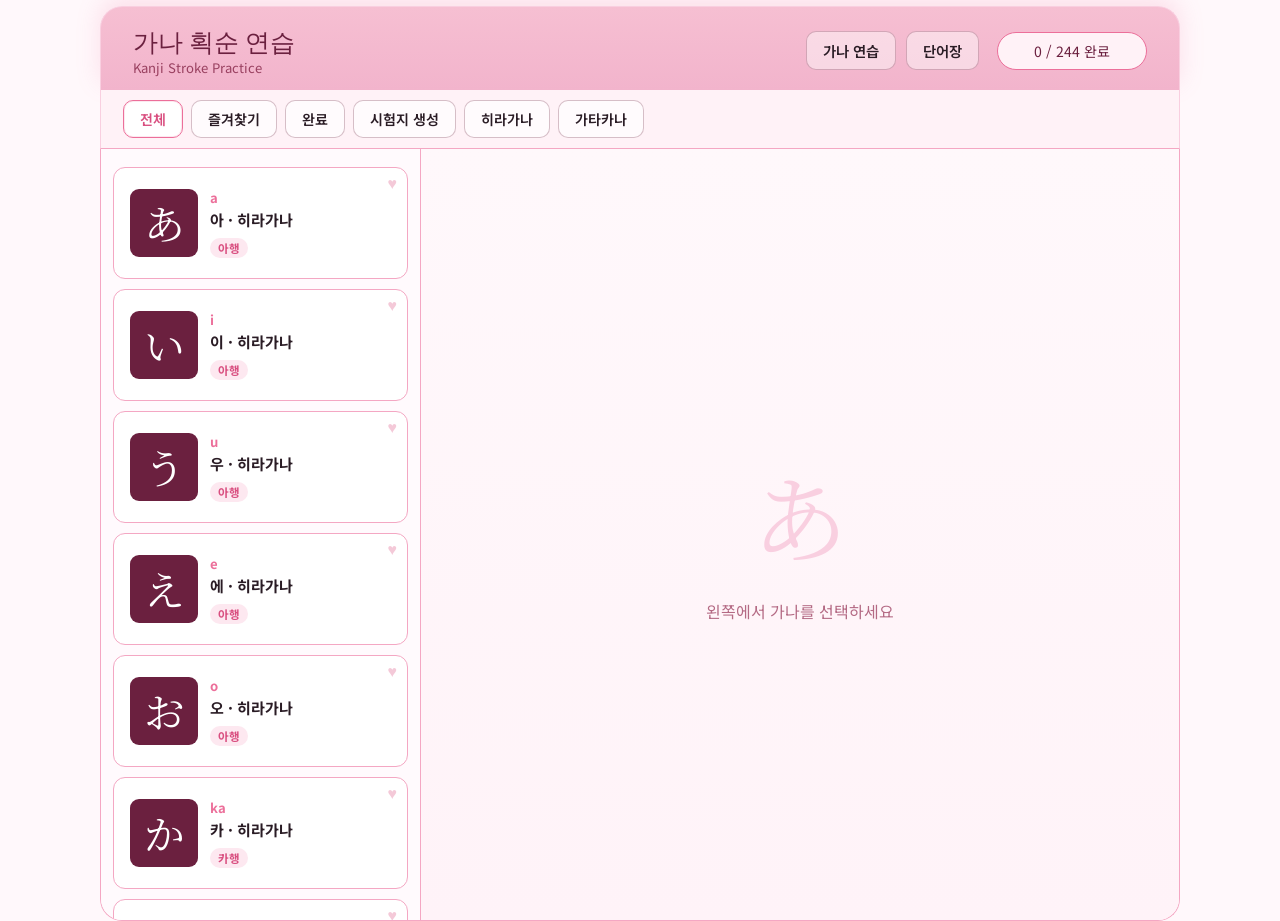
<file: index.html>
<!DOCTYPE html>
<html lang="ko">
<head>
<meta charset="UTF-8">
<meta name="viewport" content="width=device-width, initial-scale=1.0">
<title>가나 획순 연습</title>
<link rel="stylesheet" href="kanji.css">
</head>
<body>

<header>
  <div>
    <h1>가나 획순 연습</h1>
  </div>

  <div style="display:flex; gap:10px;">
    <a href="index.html" class="nav-btn">가나 연습</a>
    <a href="voca.html" class="nav-btn">단어장</a>
  </div>

  <div class="subtitle" id="progressInfo">0 / 0 완료</div>
</header>

<div class="category-tabs" id="categoryTabs"></div>

<div class="main">
  <div class="kanji-list" id="kanjiList"></div>

  <div class="practice-area" id="practiceArea">
    <div class="empty-state">
      <div class="big-char">あ</div>
      <div>왼쪽에서 가나를 선택하세요</div>
    </div>
  </div>
</div>

<div class="animate-overlay" id="animateOverlay">
  <div class="animate-box">
    <h2>획순 보기</h2>
    <div class="animate-kanji" id="animateKanjiChar"></div>
    <div class="animate-canvas-wrap">
      <div class="animate-guide" id="animateGuide"></div>
      <canvas id="animateCanvas" width="220" height="220"></canvas>
    </div>
    <div class="stroke-counter" id="strokeCounter">획 1 / ?</div>
    <div class="animate-controls">
      <button class="btn btn-outline" onclick="prevStroke()">◀ 이전</button>
      <button class="btn btn-gold" onclick="playAnimation()">▶ 재생</button>
      <button class="btn btn-outline" onclick="nextStroke()">다음 ▶</button>
    </div>
    <br>
    <button class="btn btn-primary" onclick="closeAnimate()" style="width:100%">× 닫기</button>
  </div>
</div>

<script src="kanji.js"></script>
</body>
</html>
</file>
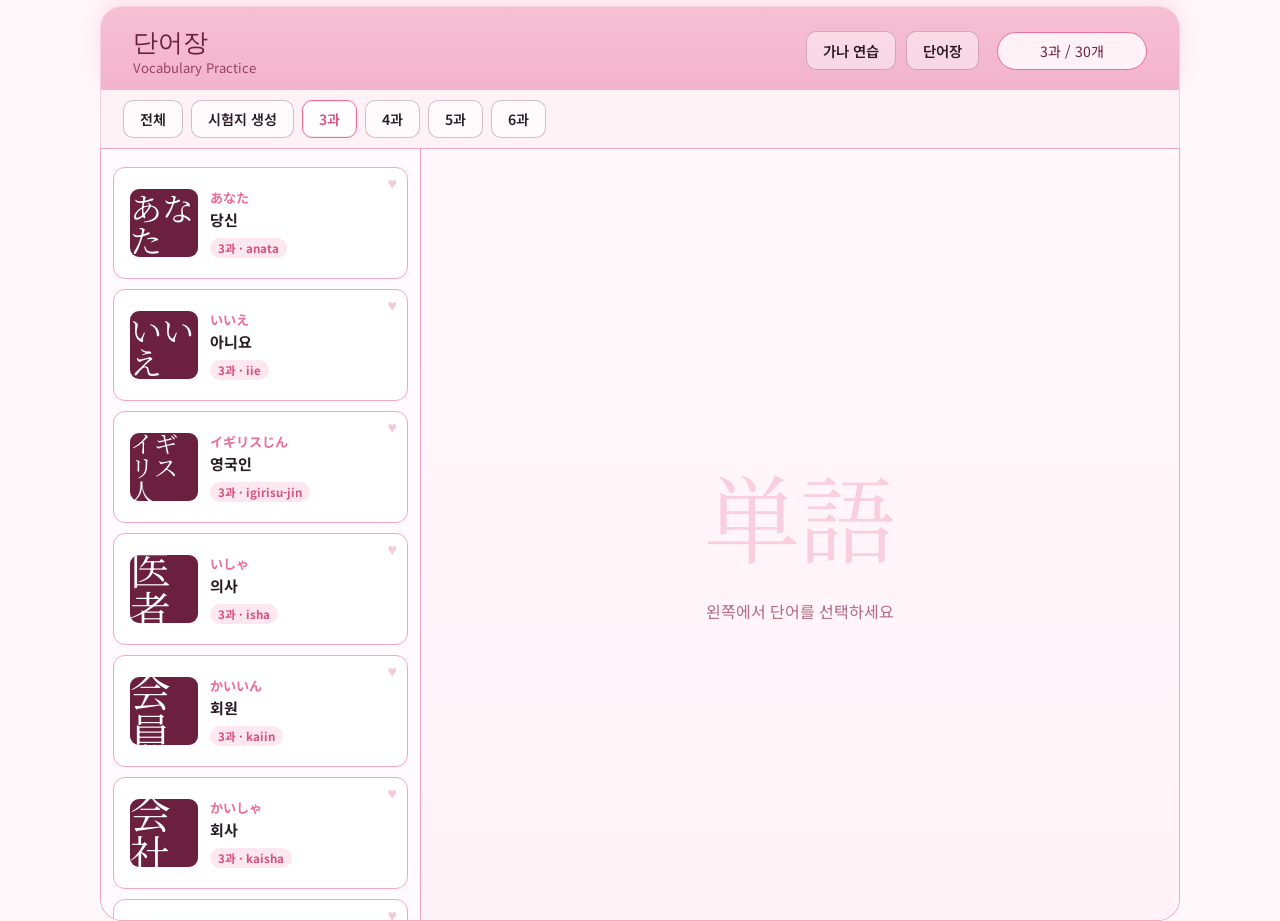
<file: voca.html>
<!DOCTYPE html>
<html lang="ko">
<head>
<meta charset="UTF-8">
<meta name="viewport" content="width=device-width, initial-scale=1.0">
<title>단어장</title>
<link rel="stylesheet" href="kanji.css">
</head>
<body class="voca-page">

<header>
  <div>
    <h1>단어장</h1>
  </div>

  <div style="display:flex; gap:10px;">
    <a href="index.html" class="nav-btn">가나 연습</a>
    <a href="voca.html" class="nav-btn">단어장</a>
  </div>

  <div class="subtitle" id="progressInfo">0 / 0 완료</div>
</header>

<div class="category-tabs" id="categoryTabs"></div>

<div class="main">
  <div class="kanji-list" id="vocabList"></div>

  <div class="practice-area" id="practiceArea">
    <div class="empty-state">
      <div class="big-char">単語</div>
      <div>왼쪽에서 단어를 선택하세요</div>
    </div>
  </div>
</div>

<script src="voca.js"></script>
</body>
</html>
</file>
<file: kanji.css>
@import url('https://fonts.googleapis.com/css2?family=Noto+Serif+JP:wght@400;700&family=Noto+Sans+KR:wght@300;400;600;700&display=swap');

:root {
  --ink: #6b203f;
  --text: #2a1c25;
  --muted: #b46a84;
  --gray: #b46a84;
  --paper: #fff8fb;
  --panel: #ffffff;
  --rose-25: #fff2f7;
  --rose-50: #fde8f0;
  --rose-100: #f9cfe0;
  --rose-200: #f49abb;
  --rose-300: #ec6f9a;
  --line: #f4a7c3;
  --green: #24b27e;
}

* { margin: 0; padding: 0; box-sizing: border-box; }

body {
  min-height: 100vh;
  background: var(--paper);
  color: var(--text);
  font-family: 'Noto Sans KR', sans-serif;
}

header {
  width: min(1080px, calc(100% - 16px));
  margin: 6px auto 0;
  min-height: 84px;
  padding: 16px 32px 12px;
  color: var(--ink);
  background: linear-gradient(180deg, #f6bfd2 0%, #f2b4cc 100%);
  border: 1px solid var(--rose-100);
  border-bottom: 0;
  border-radius: 22px 22px 0 0;
  display: grid;
  grid-template-columns: 1fr auto auto;
  align-items: center;
  gap: 18px;
  box-shadow: 0 -8px 24px rgba(236,111,154,0.18);
}

header h1 {
  font-family: 'Noto Serif JP', serif;
  font-size: 1.55rem;
  line-height: 1.15;
  letter-spacing: 0;
  font-weight: 400;
}

header h1::after {
  content: 'Kanji Stroke Practice';
  display: block;
  margin-top: 5px;
  font-family: 'Noto Sans KR', sans-serif;
  font-size: 0.82rem;
  color: #994060;
}

body.voca-page header h1::after {
  content: 'Vocabulary Practice';
}

header .subtitle {
  min-width: 150px;
  padding: 8px 18px;
  color: var(--ink);
  background: #fff2f7;
  border: 1px solid var(--rose-300);
  border-radius: 999px;
  font-size: 0.88rem;
  text-align: center;
}

.nav-btn {
  min-height: 38px;
  color: var(--text);
  text-decoration: none;
  border: 1px solid rgba(107,32,63,0.28);
  background: rgba(255,255,255,0.46);
  padding: 8px 16px;
  border-radius: 10px;
  font-size: 0.9rem;
  font-weight: 600;
  transition: 0.18s;
}

.nav-btn:hover {
  background: #fff;
  border-color: var(--rose-300);
  color: var(--ink);
}

.category-tabs {
  width: min(1080px, calc(100% - 16px));
  margin: 0 auto;
  display: flex;
  gap: 8px;
  padding: 10px 22px;
  overflow-x: auto;
  background: var(--rose-25);
  border: 1px solid var(--rose-100);
  border-top: 0;
  border-bottom-color: var(--line);
}

.category-tabs::-webkit-scrollbar { height: 5px; }
.category-tabs::-webkit-scrollbar-track { background: var(--rose-50); }
.category-tabs::-webkit-scrollbar-thumb { background: var(--rose-200); border-radius: 999px; }

.tab {
  min-height: 38px;
  padding: 8px 16px;
  border: 1px solid rgba(107,32,63,0.28);
  background: rgba(255,255,255,0.68);
  color: var(--text);
  border-radius: 10px;
  cursor: pointer;
  font-size: 0.88rem;
  white-space: nowrap;
  font-family: 'Noto Sans KR', sans-serif;
  font-weight: 600;
  transition: all 0.18s;
}

.tab.active,
.tab:hover {
  background: #fff;
  border-color: var(--rose-300);
  color: #d94f80;
  box-shadow: inset 0 0 0 1px rgba(236,111,154,0.16);
}

.toolbar-select {
  min-height: 38px;
  padding: 8px 34px 8px 14px;
  border: 1px solid rgba(107,32,63,0.28);
  background: rgba(255,255,255,0.68);
  color: var(--text);
  border-radius: 10px;
  cursor: pointer;
  font-size: 0.88rem;
  font-family: 'Noto Sans KR', sans-serif;
  font-weight: 600;
}

.tabs-spacer {
  flex: 1 1 auto;
}

.main {
  width: min(1080px, calc(100% - 16px));
  margin: 0 auto;
  display: grid;
  grid-template-columns: 320px 1fr;
  height: calc(100vh - 128px);
  min-height: 0;
  background: var(--paper);
  border: 1px solid var(--line);
  border-top: 0;
  border-radius: 0 0 22px 22px;
  overflow: hidden;
}

.kanji-list {
  background: #fffafd;
  border-right: 1px solid var(--line);
  overflow-y: auto;
  padding: 18px 12px;
  display: flex;
  flex-direction: column;
  gap: 10px;
}

.kanji-list::-webkit-scrollbar { width: 6px; }
.kanji-list::-webkit-scrollbar-track { background: var(--rose-50); }
.kanji-list::-webkit-scrollbar-thumb { background: var(--rose-200); border-radius: 999px; }

.kanji-card {
  position: relative;
  display: grid;
  grid-template-columns: 68px 1fr;
  align-items: center;
  gap: 12px;
  min-height: 112px;
  padding: 14px 14px 14px 16px;
  border: 1px solid var(--line);
  border-radius: 12px;
  cursor: pointer;
  transition: all 0.18s;
  background: var(--panel);
}

.kanji-card:hover,
.kanji-card.active {
  border-color: var(--rose-300);
  background: #fff7fb;
  box-shadow: 0 8px 18px rgba(236,111,154,0.12);
}

.kanji-char {
  width: 68px;
  height: 68px;
  position: relative;
  background: var(--ink);
  color: white;
  display: flex;
  align-items: center;
  justify-content: center;
  border-radius: 9px;
  font-family: 'Noto Serif JP', serif;
  font-size: 2.55rem;
  line-height: 1;
  overflow: hidden;
}

.kanji-char.multi {
  font-size: 1.75rem;
  letter-spacing: 0;
}

.kanji-char .mastered-badge {
  position: absolute;
  top: -5px;
  right: -5px;
  width: 22px;
  height: 22px;
  background: var(--green);
  color: white;
  font-size: 0.78rem;
  display: grid;
  place-items: center;
  border-radius: 50%;
  font-family: 'Noto Sans KR', sans-serif;
  font-weight: 700;
}

.kanji-info { min-width: 0; }
.kanji-reading { font-size: 0.82rem; color: var(--rose-300); font-weight: 700; }
.kanji-meaning { margin-top: 2px; font-size: 0.94rem; font-weight: 700; color: var(--text); }
.kanji-type {
  margin-top: 8px;
  color: #d94f80;
  background: var(--rose-50);
  padding: 2px 8px;
  border-radius: 999px;
  display: inline-block;
  font-size: 0.72rem;
  font-weight: 700;
}

.favorite-btn {
  position: absolute;
  top: 8px;
  right: 10px;
  background: transparent;
  border: 0;
  font-size: 1rem;
  cursor: pointer;
  transition: transform 0.18s;
  line-height: 1;
}

.favorite-btn:hover { transform: scale(1.14); }

.exam-layout {
  display: grid;
  grid-template-columns: minmax(280px, 0.9fr) minmax(340px, 1fr);
  gap: 24px;
  padding: 26px 24px;
  overflow-y: auto;
}

.exam-card {
  background: var(--panel);
  border: 1px solid var(--line);
  border-radius: 16px;
  padding: 20px;
}

.exam-card + .exam-card {
  margin-top: 22px;
}

.exam-title {
  color: var(--rose-300);
  font-weight: 700;
  font-size: 0.92rem;
  margin-bottom: 18px;
}

.exam-option {
  border-bottom: 1px solid var(--rose-50);
  padding: 16px 0;
}

.exam-option:last-child {
  border-bottom: 0;
  padding-bottom: 0;
}

.exam-radio {
  display: flex;
  align-items: flex-start;
  gap: 12px;
  cursor: pointer;
  color: var(--text);
  font-weight: 700;
}

.exam-radio input {
  width: 20px;
  height: 20px;
  margin-top: 1px;
  accent-color: var(--rose-300);
}

.exam-help {
  display: block;
  margin-top: 4px;
  color: var(--rose-300);
  font-size: 0.8rem;
  font-weight: 500;
}

.chapter-pills {
  display: flex;
  gap: 8px;
  flex-wrap: wrap;
  margin-top: 14px;
}

.chapter-pill {
  min-width: 54px;
  min-height: 36px;
  padding: 7px 14px;
  border: 1px solid var(--line);
  border-radius: 999px;
  background: white;
  color: var(--ink);
  cursor: pointer;
  font-weight: 700;
  font-family: 'Noto Sans KR', sans-serif;
}

.chapter-pill.active {
  background: #d85183;
  color: white;
  border-color: #d85183;
}

.exam-stepper {
  display: flex;
  align-items: center;
  justify-content: space-between;
  border-bottom: 1px solid var(--rose-50);
  padding-bottom: 14px;
  margin-bottom: 14px;
}

.stepper-controls {
  display: flex;
  align-items: center;
  gap: 16px;
  font-size: 1.08rem;
  font-weight: 700;
}

.round-btn {
  width: 36px;
  height: 36px;
  border-radius: 50%;
  border: 1px solid var(--line);
  background: var(--rose-50);
  color: var(--ink);
  cursor: pointer;
  font-size: 1.2rem;
}

.exam-type-grid {
  display: grid;
  grid-template-columns: repeat(2, minmax(0, 1fr));
  gap: 10px;
}

.exam-type {
  min-height: 92px;
  border: 1px solid var(--line);
  border-radius: 12px;
  background: white;
  color: var(--text);
  cursor: pointer;
  font-family: 'Noto Sans KR', sans-serif;
  font-weight: 700;
}

.exam-type.active {
  background: var(--rose-50);
  border-color: var(--rose-300);
  color: var(--ink);
}

.exam-type small {
  display: block;
  margin-top: 6px;
  color: var(--rose-300);
  font-weight: 500;
}

.exam-summary {
  display: grid;
  grid-template-columns: repeat(3, 1fr);
  gap: 8px;
  margin-bottom: 16px;
}

.summary-box {
  min-height: 62px;
  border-radius: 10px;
  background: var(--rose-50);
  color: var(--rose-300);
  display: grid;
  place-items: center;
  text-align: center;
  font-size: 0.82rem;
  font-weight: 700;
}

.summary-box strong {
  display: block;
  margin-top: 3px;
  color: #d85183;
  font-size: 1rem;
}

.preview-sheet {
  min-height: 620px;
  padding: 22px;
  background: white;
  border: 1px solid var(--line);
  border-radius: 16px;
}

.preview-sheet h2 {
  margin-top: 38px;
  text-align: center;
  font-size: 1.05rem;
}

.preview-meta {
  text-align: center;
  margin: 12px 0 24px;
  padding-top: 12px;
  border-top: 1px solid var(--rose-50);
  color: var(--rose-300);
  font-size: 0.82rem;
  font-weight: 700;
}

.exam-list {
  list-style: none;
  display: grid;
  gap: 14px;
  counter-reset: exam;
}

.exam-list li {
  display: grid;
  grid-template-columns: 34px minmax(74px, auto) 1fr;
  align-items: end;
  gap: 12px;
  color: var(--ink);
}

.exam-list li::before {
  counter-increment: exam;
  content: counter(exam) '.';
  color: var(--rose-300);
  font-weight: 700;
}

.exam-question {
  font-family: 'Noto Serif JP', serif;
  font-size: 1.5rem;
}

.exam-answer-line {
  border-bottom: 1px solid var(--line);
  min-height: 24px;
}

.exam-actions {
  display: grid;
  grid-template-columns: 1fr 1fr;
  gap: 10px;
  margin-top: 16px;
}

.exam-side-note {
  display: grid;
  gap: 8px;
  padding: 18px;
  border: 1px solid var(--line);
  border-radius: 12px;
  background: white;
  color: var(--ink);
}

.exam-side-note span {
  color: var(--rose-300);
  font-size: 0.82rem;
  line-height: 1.6;
}

.practice-area {
  display: flex;
  flex-direction: column;
  min-width: 0;
  overflow: hidden;
  background: linear-gradient(180deg, #fff8fb 0%, #fff3f8 100%);
}

.practice-top {
  display: grid;
  grid-template-columns: 1fr 1fr;
  gap: 18px;
  padding: 22px 20px;
  flex-shrink: 0;
}

.info-panel,
.stroke-panel {
  background: var(--panel);
  border-radius: 16px;
  padding: 20px;
  border: 1px solid var(--line);
}

.selected-kanji {
  font-family: 'Noto Serif JP', serif;
  font-size: 5.4rem;
  text-align: center;
  line-height: 1;
  margin-bottom: 8px;
  color: #4a142b;
}

.selected-reading {
  text-align: center;
  font-size: 1.02rem;
  color: var(--rose-300);
  margin-bottom: 4px;
  font-weight: 700;
}

.selected-meaning {
  text-align: center;
  font-size: 1.06rem;
  font-weight: 700;
  color: var(--text);
}

.stroke-panel h3 {
  font-size: 0.93rem;
  color: var(--rose-300);
  margin-bottom: 14px;
  display: flex;
  align-items: center;
  gap: 6px;
}

.stroke-order-display {
  display: grid;
  grid-template-columns: repeat(auto-fill, minmax(56px, 1fr));
  gap: 10px;
  max-height: 190px;
  overflow-y: auto;
}

.stroke-step {
  text-align: center;
  cursor: pointer;
  transition: transform 0.15s;
}

.stroke-step:hover { transform: translateY(-2px); }

.stroke-step canvas {
  width: 56px;
  height: 56px;
  border: 1px solid var(--line);
  border-radius: 9px;
  background: #fff8fb;
  display: block;
}

.stroke-step.current canvas { border-color: var(--rose-300); }
.stroke-step.done canvas { border-color: var(--green); }

.stroke-num {
  font-size: 0.72rem;
  color: var(--rose-300);
  margin-top: 4px;
}

.writing-section {
  flex: 1;
  padding: 0 20px 22px;
  display: flex;
  flex-direction: column;
  gap: 14px;
  min-height: 0;
}

.writing-label {
  font-size: 0.96rem;
  font-weight: 700;
  color: var(--ink);
  display: flex;
  align-items: center;
  justify-content: space-between;
  gap: 10px;
  flex-wrap: wrap;
}

.writing-container {
  flex: 1;
  display: grid;
  grid-template-columns: repeat(4, minmax(120px, 1fr));
  gap: 14px;
  min-height: 170px;
}

body.voca-page .practice-top {
  gap: 14px;
  padding: 16px 18px;
}

body.voca-page .info-panel,
body.voca-page .stroke-panel {
  padding: 16px 20px;
}

body.voca-page .selected-kanji {
  font-size: 2.9rem !important;
}

body.voca-page .stroke-panel {
  font-size: 0.92rem;
  line-height: 1.55;
}

body.voca-page .writing-section {
  padding: 0 18px 16px;
  gap: 10px;
}

body.voca-page .writing-container {
  flex: 0 0 clamp(210px, 34vh, 280px);
  min-height: 0;
}

body.voca-page .write-box {
  min-height: 0;
}

.write-box {
  position: relative;
  background: white;
  border: 1px solid var(--line);
  border-radius: 14px;
  overflow: hidden;
}

.write-box canvas {
  width: 100%;
  height: 100%;
  cursor: crosshair;
  touch-action: none;
}

.write-box .guide {
  position: absolute;
  inset: 0;
  pointer-events: none;
  display: flex;
  align-items: center;
  justify-content: center;
}

.guide-char {
  font-family: 'Noto Serif JP', serif;
  font-size: clamp(4rem, 8vw, 5.5rem);
  color: rgba(236,111,154,0.14);
  user-select: none;
  line-height: 1;
}

.guide-lines {
  position: absolute;
  inset: 0;
  pointer-events: none;
}

.write-box-num {
  position: absolute;
  top: 10px;
  left: 12px;
  font-size: 0.74rem;
  color: var(--rose-200);
  font-weight: 700;
}

.write-box .clear-btn {
  position: absolute;
  bottom: 8px;
  right: 8px;
  background: var(--rose-50);
  border: 1px solid var(--line);
  border-radius: 8px;
  padding: 3px 8px;
  font-size: 0.72rem;
  cursor: pointer;
  color: var(--ink);
  opacity: 0;
  transition: opacity 0.18s;
}

.write-box:hover .clear-btn { opacity: 1; }

.controls,
.animate-controls {
  display: flex;
  gap: 10px;
  flex-wrap: wrap;
}

.btn {
  min-height: 44px;
  padding: 10px 18px;
  border: 1px solid rgba(107,32,63,0.26);
  border-radius: 10px;
  cursor: pointer;
  font-size: 0.9rem;
  font-weight: 700;
  font-family: 'Noto Sans KR', sans-serif;
  transition: all 0.18s;
  display: inline-flex;
  align-items: center;
  justify-content: center;
  gap: 6px;
  background: rgba(255,255,255,0.7);
  color: var(--text);
}

.btn:hover {
  background: white;
  border-color: var(--rose-300);
  transform: translateY(-1px);
}

.btn-primary,
.btn-gold,
.btn-green,
.btn-danger {
  background: var(--rose-50);
  color: var(--ink);
  border-color: var(--line);
}

.btn-green { background: #f1fff9; border-color: #8fdcbf; }
.btn-danger { background: #fff0f4; }

.animate-overlay {
  position: fixed;
  inset: 0;
  background: rgba(74,20,43,0.42);
  display: none;
  align-items: center;
  justify-content: center;
  z-index: 200;
  backdrop-filter: blur(5px);
}

.animate-overlay.show { display: flex; }

.animate-box {
  background: white;
  border-radius: 18px;
  padding: 28px;
  width: 340px;
  text-align: center;
  border: 1px solid var(--line);
  box-shadow: 0 24px 70px rgba(107,32,63,0.28);
}

.animate-box h2 {
  font-size: 0.95rem;
  color: var(--rose-300);
  margin-bottom: 12px;
  font-weight: 700;
}

.animate-kanji {
  font-family: 'Noto Serif JP', serif;
  font-size: 3.2rem;
  margin-bottom: 8px;
  color: var(--ink);
}

.animate-canvas-wrap {
  position: relative;
  width: 220px;
  height: 220px;
  margin: 0 auto 16px;
  background: var(--rose-25);
  border-radius: 14px;
  border: 1px solid var(--line);
}

#animateCanvas {
  width: 220px;
  height: 220px;
  position: relative;
  z-index: 1;
}

.animate-guide {
  position: absolute;
  inset: 0;
  display: flex;
  align-items: center;
  justify-content: center;
  font-family: 'Noto Serif JP', serif;
  font-size: 7rem;
  color: rgba(236,111,154,0.12);
  pointer-events: none;
  z-index: 0;
}

.stroke-counter {
  font-size: 0.88rem;
  color: var(--muted);
  margin-bottom: 12px;
}

.progress-bar {
  height: 6px;
  background: var(--rose-50);
  border-radius: 999px;
  margin-bottom: 20px;
}

.progress-fill {
  height: 100%;
  background: var(--rose-300);
  border-radius: 999px;
  transition: width 0.3s;
}

.empty-state {
  display: flex;
  align-items: center;
  justify-content: center;
  height: 100%;
  flex-direction: column;
  gap: 16px;
  color: var(--muted);
  text-align: center;
}

.empty-state .big-char {
  font-family: 'Noto Serif JP', serif;
  font-size: 6rem;
  color: var(--rose-100);
}

.mastered-indicator {
  display: inline-flex;
  align-items: center;
  gap: 4px;
  font-size: 0.78rem;
  color: #16855d;
  background: #effdf7;
  padding: 5px 12px;
  border-radius: 999px;
  border: 1px solid #8fdcbf;
}

@keyframes heartBeat {
  0%, 100% { transform: scale(1); }
  25% { transform: scale(1.3); }
  50% { transform: scale(1.1); }
}

.favorite-btn.active { animation: heartBeat 0.3s; }

@media (max-width: 860px) {
  header {
    grid-template-columns: 1fr;
    align-items: start;
    padding: 16px 18px;
  }

  header > div:nth-child(2) {
    flex-wrap: wrap;
  }

  header .subtitle {
    width: 100%;
  }

  .main {
    grid-template-columns: 1fr;
    min-height: auto;
  }

  .kanji-list {
    max-height: 238px;
    flex-direction: row;
    overflow-x: auto;
    overflow-y: hidden;
    padding: 12px;
  }

  .kanji-card {
    min-width: 206px;
  }

  .practice-top {
    grid-template-columns: 1fr;
  }

  .writing-container {
    grid-template-columns: repeat(2, minmax(130px, 1fr));
    min-height: 360px;
  }

  .exam-layout {
    grid-template-columns: 1fr;
    padding: 18px 14px;
  }

  .exam-summary {
    grid-template-columns: 1fr;
  }
}

@media (max-width: 520px) {
  .category-tabs,
  .main,
  header {
    width: 100%;
    margin-left: 0;
    margin-right: 0;
    border-radius: 0;
  }

  .writing-container {
    grid-template-columns: 1fr;
  }

  .write-box {
    min-height: 180px;
  }

  .exam-type-grid,
  .exam-actions {
    grid-template-columns: 1fr;
  }

  .exam-list li {
    grid-template-columns: 28px 1fr;
  }

  .exam-answer-line {
    grid-column: 2;
  }
}
</file>
